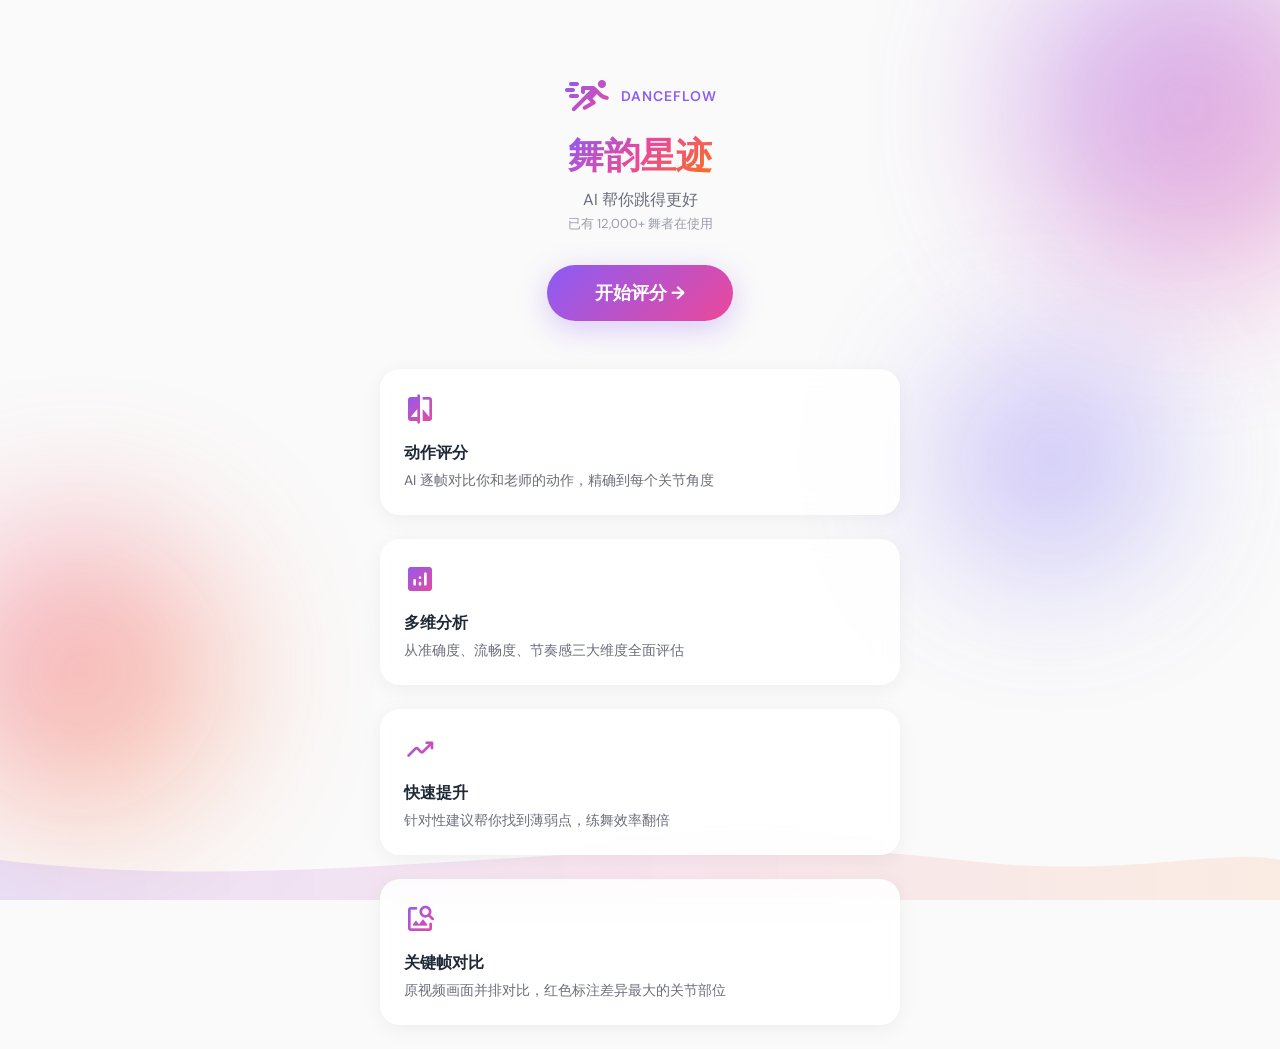
<file: index.html>
<!DOCTYPE html>
<html lang="zh-CN">
<head>
<meta charset="UTF-8">
<meta name="viewport" content="width=device-width, initial-scale=1.0">
<title>舞韵星迹 · DanceFlow</title>
<link rel="preconnect" href="https://fonts.googleapis.com">
<link href="https://fonts.googleapis.com/css2?family=DM+Sans:wght@400;500;700;800&display=swap" rel="stylesheet">
<link rel="stylesheet" href="https://fonts.googleapis.com/css2?family=Material+Symbols+Rounded:opsz,wght,FILL,GRAD@24,400,1,0" />
<link rel="stylesheet" href="css/style.css?v=8">
</head>
<body>
<!-- Shared SVG gradient defs -->
<svg width="0" height="0" style="position:absolute">
  <defs>
    <linearGradient id="grad-purple-pink" x1="0%" y1="0%" x2="100%" y2="100%">
      <stop offset="0%" stop-color="#8B5CF6"/>
      <stop offset="100%" stop-color="#EC4899"/>
    </linearGradient>
  </defs>
</svg>

<div class="bg-blobs">
  <div class="blob blob-1"></div>
  <div class="blob blob-2"></div>
  <div class="blob blob-3"></div>
</div>

<div class="container">
  <div class="logo-area" style="margin-top:48px;display:flex;align-items:center;gap:10px">
    <span class="material-symbols-rounded icon-gradient" style="font-size:48px">sprint</span>
    <span style="font-size:14px;font-weight:600;letter-spacing:1px;color:#8B5CF6;text-transform:uppercase">DanceFlow</span>
  </div>
  <h1 class="gradient-text" style="font-size:36px;font-weight:800;margin:12px 0 8px">舞韵星迹</h1>
  <p style="font-size:16px;color:#6B6E7B;margin-bottom:4px">AI 帮你跳得更好</p>
  <p style="font-size:13px;color:#9B9EAB;margin-bottom:32px">已有 12,000+ 舞者在使用</p>
  <a href="upload.html" class="cta">开始评分 →</a>

  <div style="display:grid;grid-template-columns:1fr;gap:24px;width:100%;margin-top:48px">
    <div class="card">
      <div style="margin-bottom:12px"><span class="material-symbols-rounded icon-gradient" style="font-size:32px">compare</span></div>
      <div style="font-size:16px;font-weight:700;margin-bottom:6px">动作评分</div>
      <div style="font-size:14px;color:#6B6E7B;line-height:1.5">AI 逐帧对比你和老师的动作，精确到每个关节角度</div>
    </div>
    <div class="card">
      <div style="margin-bottom:12px"><span class="material-symbols-rounded icon-gradient" style="font-size:32px">analytics</span></div>
      <div style="font-size:16px;font-weight:700;margin-bottom:6px">多维分析</div>
      <div style="font-size:14px;color:#6B6E7B;line-height:1.5">从准确度、流畅度、节奏感三大维度全面评估</div>
    </div>
    <div class="card">
      <div style="margin-bottom:12px"><span class="material-symbols-rounded icon-gradient" style="font-size:32px">trending_up</span></div>
      <div style="font-size:16px;font-weight:700;margin-bottom:6px">快速提升</div>
      <div style="font-size:14px;color:#6B6E7B;line-height:1.5">针对性建议帮你找到薄弱点，练舞效率翻倍</div>
    </div>
    <div class="card">
      <div style="margin-bottom:12px"><span class="material-symbols-rounded icon-gradient" style="font-size:32px">image_search</span></div>
      <div style="font-size:16px;font-weight:700;margin-bottom:6px">关键帧对比</div>
      <div style="font-size:14px;color:#6B6E7B;line-height:1.5">原视频画面并排对比，红色标注差异最大的关节部位</div>
    </div>
  </div>
</div>

<svg class="wave" viewBox="0 0 1440 120" preserveAspectRatio="none" style="height:80px">
  <defs><linearGradient id="wg" x1="0" y1="0" x2="1" y2="0"><stop offset="0%" stop-color="#8B5CF6" stop-opacity=".15"/><stop offset="50%" stop-color="#EC4899" stop-opacity=".12"/><stop offset="100%" stop-color="#F97316" stop-opacity=".1"/></linearGradient></defs>
  <path d="M0,60 C360,120 720,0 1080,60 C1260,90 1380,40 1440,60 L1440,120 L0,120Z" fill="url(#wg)"/>
</svg>
</body>
</html>
</file>
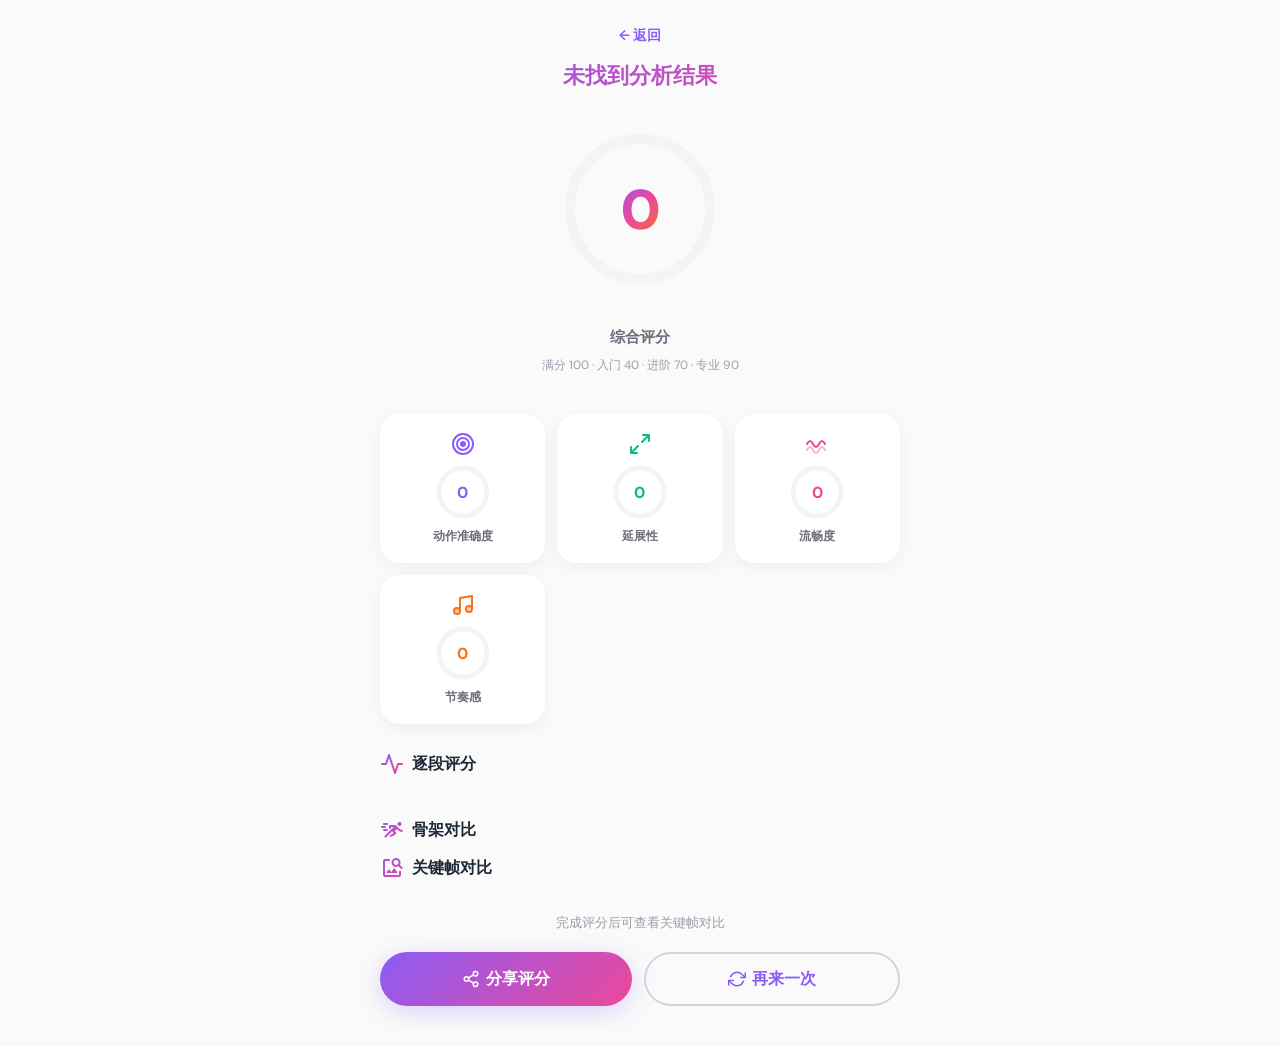
<file: result.html>
<!DOCTYPE html>
<html lang="zh-CN">
<head>
<meta charset="UTF-8">
<meta name="viewport" content="width=device-width, initial-scale=1.0">
<title>评分结果 · DanceFlow</title>
<link rel="preconnect" href="https://fonts.googleapis.com">
<link href="https://fonts.googleapis.com/css2?family=DM+Sans:wght@400;500;700;800&display=swap" rel="stylesheet">
<link rel="stylesheet" href="https://fonts.googleapis.com/css2?family=Material+Symbols+Rounded:opsz,wght,FILL,GRAD@24,400,1,0" />
<link rel="stylesheet" href="css/style.css?v=8">
</head>
<body>
<!-- Shared SVG defs -->
<svg width="0" height="0" style="position:absolute">
  <defs>
    <linearGradient id="grad-purple-pink" x1="0%" y1="0%" x2="100%" y2="100%">
      <stop offset="0%" stop-color="#8B5CF6"/>
      <stop offset="100%" stop-color="#EC4899"/>
    </linearGradient>
    <linearGradient id="rg" x1="0" y1="0" x2="1" y2="1">
      <stop offset="0%" stop-color="#8B5CF6"/>
      <stop offset="50%" stop-color="#EC4899"/>
      <stop offset="100%" stop-color="#F97316"/>
    </linearGradient>
  </defs>
</svg>

<div class="container" style="align-items:stretch;padding-bottom:40px">
  <div style="text-align:center;margin-bottom:28px">
    <a href="upload.html" style="display:inline-flex;align-items:center;gap:4px;font-size:14px;color:#8B5CF6;text-decoration:none;font-weight:600;margin-bottom:16px">← 返回</a>
    <h1 class="gradient-text-2" style="font-size:22px;font-weight:800">评分结果</h1>
  </div>

  <!-- Total Score -->
  <div class="score-section">
    <div class="ring-wrap">
      <svg viewBox="0 0 180 180" width="180" height="180">
        <circle cx="90" cy="90" r="70" class="ring-bg"/>
        <circle cx="90" cy="90" r="70" class="ring-fill" id="mainRing"/>
      </svg>
      <div class="score-num gradient-text" id="mainScore">0</div>
    </div>
    <div style="font-size:15px;color:#6B6E7B;font-weight:600">综合评分</div>
    <div style="font-size:12px;color:#9B9EAB;margin-top:2px">满分 100 · 入门 40 · 进阶 70 · 专业 90</div>
    <div class="score-badge" id="scoreBadge" style="display:none">
      <svg width="16" height="16" viewBox="0 0 24 24" fill="#fff" stroke="none"><polygon points="12,2 15,9 22,9 16.5,14 18.5,21 12,17 5.5,21 7.5,14 2,9 9,9"/></svg>
      <span id="badgeText"></span>
    </div>
  </div>

  <!-- 3 Dimensions -->
  <div class="dims">
    <div class="dim-card">
      <div style="margin:0 auto 8px;display:flex;align-items:center;justify-content:center">
        <svg class="icon-sm" viewBox="0 0 24 24" fill="none" stroke="#8B5CF6" stroke-width="2" stroke-linecap="round" stroke-linejoin="round">
          <circle cx="12" cy="12" r="10"/><circle cx="12" cy="12" r="6"/><circle cx="12" cy="12" r="2" fill="#8B5CF6"/>
        </svg>
      </div>
      <div class="dim-ring">
        <svg viewBox="0 0 56 56"><circle cx="28" cy="28" r="24" class="dim-bg"/><circle cx="28" cy="28" r="24" class="dim-fill" stroke="#8B5CF6" id="dimA" stroke-dashoffset="150" style="--off:150"/></svg>
        <div class="dim-val" style="color:#8B5CF6" id="dimAv">0</div>
      </div>
      <div class="dim-label">动作准确度</div>
    </div>
    <div class="dim-card">
      <div style="margin:0 auto 8px;display:flex;align-items:center;justify-content:center">
        <svg class="icon-sm" viewBox="0 0 24 24" fill="none" stroke="#10B981" stroke-width="2" stroke-linecap="round" stroke-linejoin="round">
          <path d="M15 3h6v6M9 21H3v-6M21 3l-7 7M3 21l7-7"/>
        </svg>
      </div>
      <div class="dim-ring">
        <svg viewBox="0 0 56 56"><circle cx="28" cy="28" r="24" class="dim-bg"/><circle cx="28" cy="28" r="24" class="dim-fill" stroke="#10B981" id="dimExt" stroke-dashoffset="150" style="--off:150"/></svg>
        <div class="dim-val" style="color:#10B981" id="dimExtv">0</div>
      </div>
      <div class="dim-label">延展性</div>
    </div>
    <div class="dim-card">
      <div style="margin:0 auto 8px;display:flex;align-items:center;justify-content:center">
        <svg class="icon-sm" viewBox="0 0 24 24" fill="none" stroke="#EC4899" stroke-width="2" stroke-linecap="round" stroke-linejoin="round">
          <path d="M2 12c2-4 4-4 6 0s4 4 6 0 4-4 6 0"/>
          <path d="M2 18c2-4 4-4 6 0s4 4 6 0 4-4 6 0" opacity=".4"/>
        </svg>
      </div>
      <div class="dim-ring">
        <svg viewBox="0 0 56 56"><circle cx="28" cy="28" r="24" class="dim-bg"/><circle cx="28" cy="28" r="24" class="dim-fill" stroke="#EC4899" id="dimB" stroke-dashoffset="150" style="--off:150"/></svg>
        <div class="dim-val" style="color:#EC4899" id="dimBv">0</div>
      </div>
      <div class="dim-label">流畅度</div>
    </div>
    <div class="dim-card">
      <div style="margin:0 auto 8px;display:flex;align-items:center;justify-content:center">
        <svg class="icon-sm" viewBox="0 0 24 24" fill="none" stroke="#F97316" stroke-width="2" stroke-linecap="round" stroke-linejoin="round">
          <path d="M9 18V5l12-2v13"/>
          <circle cx="6" cy="18" r="3" fill="#F97316" opacity=".3"/><circle cx="6" cy="18" r="3"/>
          <circle cx="18" cy="16" r="3" fill="#F97316" opacity=".3"/><circle cx="18" cy="16" r="3"/>
        </svg>
      </div>
      <div class="dim-ring">
        <svg viewBox="0 0 56 56"><circle cx="28" cy="28" r="24" class="dim-bg"/><circle cx="28" cy="28" r="24" class="dim-fill" stroke="#F97316" id="dimC" stroke-dashoffset="150" style="--off:150"/></svg>
        <div class="dim-val" style="color:#F97316" id="dimCv">0</div>
      </div>
      <div class="dim-label">节奏感</div>
    </div>
  </div>

  <!-- Audio Alignment Info -->
  <div id="audioAlignInfo" style="display:none;margin-bottom:16px;padding:12px 16px;border-radius:12px;background:rgba(139,92,246,0.08);font-size:13px;color:#6B6E7B">
    <div style="display:flex;align-items:center;gap:6px;margin-bottom:4px">
      <span class="material-symbols-rounded" style="font-size:18px;color:#8B5CF6">graphic_eq</span>
      <span style="font-weight:600;color:#8B5CF6" id="alignTitle">音频对齐</span>
    </div>
    <div id="alignDetail"></div>
  </div>

  <!-- Timeline -->
  <div class="section-title">
    <svg class="icon-sm" viewBox="0 0 24 24" fill="none" stroke="url(#grad-purple-pink)" stroke-width="2" stroke-linecap="round" stroke-linejoin="round">
      <polyline points="22,12 18,12 15,21 9,3 6,12 2,12"/>
    </svg>
    逐段评分
  </div>
  <div class="timeline" id="timeline"></div>

  <!-- Skeleton Comparison -->
  <div class="section-title">
    <span class="material-symbols-rounded icon-gradient" style="font-size:24px">sprint</span>
    骨架对比
  </div>
  <div id="skeletonArea" style="display:none">
    <canvas id="skeletonCanvas" width="400" height="500" style="width:100%;border-radius:12px;background:#0A0E1A"></canvas>
    <div style="display:flex;align-items:center;gap:12px;margin-top:12px">
      <span style="font-size:12px;color:#9B9EAB;white-space:nowrap" id="frameLabel">帧 1/100</span>
      <input type="range" id="frameSlider" min="0" max="0" value="0" style="flex:1;accent-color:#8B5CF6">
      <button id="playBtn" onclick="toggleSkeletonPlay()" style="background:linear-gradient(135deg,#8B5CF6,#EC4899);color:#fff;border:none;border-radius:50%;width:36px;height:36px;cursor:pointer;display:flex;align-items:center;justify-content:center;font-size:18px">
        <span class="material-symbols-rounded" style="font-size:20px" id="playIcon">play_arrow</span>
      </button>
    </div>
    <div style="display:flex;justify-content:center;gap:8px;margin-top:10px;flex-wrap:wrap" id="speedRow">
      <button class="speed-btn" data-speed="0.25" onclick="setPlaySpeed(0.25,this)" style="font-size:11px;padding:4px 10px;border-radius:16px;border:1px solid #E5E6ED;background:#fff;color:#6B6E7B;cursor:pointer;font-weight:600">0.25x</button>
      <button class="speed-btn" data-speed="0.5" onclick="setPlaySpeed(0.5,this)" style="font-size:11px;padding:4px 10px;border-radius:16px;border:1px solid #E5E6ED;background:#fff;color:#6B6E7B;cursor:pointer;font-weight:600">0.5x</button>
      <button class="speed-btn active" data-speed="1" onclick="setPlaySpeed(1,this)" style="font-size:11px;padding:4px 10px;border-radius:16px;border:1px solid transparent;background:linear-gradient(135deg,#8B5CF6,#EC4899);color:#fff;cursor:pointer;font-weight:600">1x</button>
    </div>
    <div style="display:flex;justify-content:center;gap:16px;margin-top:8px;font-size:12px">
      <span style="display:flex;align-items:center;gap:4px"><span style="display:inline-block;width:12px;height:3px;background:rgba(108,59,170,0.9);border-radius:2px"></span><span style="color:#9B9EAB">老师</span></span>
      <span style="display:flex;align-items:center;gap:4px"><span style="display:inline-block;width:12px;height:3px;background:rgba(58,190,255,0.9);border-radius:2px"></span><span style="color:#9B9EAB">你</span></span>
    </div>
  </div>

  <!-- Keyframe Comparison (inline, after skeleton) -->
  <div class="section-title">
    <span class="material-symbols-rounded icon-gradient" style="font-size:24px">image_search</span>
    关键帧对比
  </div>
  <div id="kfSection" style="width:100%;display:none">
    <!-- Summary: always visible -->
    <div id="kfSummary" style="background:linear-gradient(135deg,rgba(139,92,246,0.08),rgba(236,72,153,0.08));border-radius:16px;padding:16px 20px;margin-bottom:12px">
      <div style="font-size:14px;font-weight:700;margin-bottom:10px;display:flex;align-items:center;gap:8px">
        <span class="material-symbols-rounded icon-gradient" style="font-size:18px">target</span>
        重点改善部位
      </div>
      <div id="kfSummaryItems"></div>
    </div>
    <!-- Toggle button -->
    <button id="kfToggle" onclick="toggleKfDetail()" style="width:100%;display:flex;align-items:center;justify-content:center;gap:6px;padding:10px;border:1px solid #E5E6ED;border-radius:12px;background:#fff;color:#6B6E7B;font-size:13px;font-weight:600;cursor:pointer;margin-bottom:12px;transition:all 0.2s">
      <span class="material-symbols-rounded" style="font-size:18px" id="kfToggleIcon">expand_more</span>
      展开逐帧对比
    </button>
    <!-- Detail: collapsed by default -->
    <div id="kfDetail" style="display:none">
      <div style="display:flex;gap:8px;margin-bottom:12px;flex-wrap:wrap">
        <button class="kf-filter active" data-filter="all" onclick="setKfFilter('all',this)" style="font-size:12px;padding:5px 14px;border-radius:20px;border:1px solid #E5E6ED;background:linear-gradient(135deg,#8B5CF6,#EC4899);color:#fff;cursor:pointer;font-weight:500">全部</button>
        <button class="kf-filter" data-filter="worst" onclick="setKfFilter('worst',this)" style="font-size:12px;padding:5px 14px;border-radius:20px;border:1px solid #E5E6ED;background:#fff;color:#6B6E7B;cursor:pointer;font-weight:500">差异最大</button>
        <button class="kf-filter" data-filter="best" onclick="setKfFilter('best',this)" style="font-size:12px;padding:5px 14px;border-radius:20px;border:1px solid #E5E6ED;background:#fff;color:#6B6E7B;cursor:pointer;font-weight:500">表现最好</button>
      </div>
      <div id="kfFrames"></div>
    </div>
  </div>
  <div id="kfLoading" style="text-align:center;padding:20px;font-size:13px;color:#9B9EAB">
    <div style="width:32px;height:32px;border:3px solid rgba(139,92,246,0.15);border-top-color:#8B5CF6;border-radius:50%;animation:kfspin 0.8s linear infinite;margin:0 auto 8px"></div>
    正在提取关键帧...
  </div>
  <style>
    @keyframes kfspin{to{transform:rotate(360deg)}}
    .kf-pair{background:rgba(255,255,255,0.85);backdrop-filter:blur(12px);border-radius:14px;padding:10px;margin-bottom:14px;box-shadow:0 2px 10px rgba(0,0,0,0.04)}
    .kf-pair-header{display:flex;justify-content:space-between;align-items:center;margin-bottom:6px;font-size:12px;color:#6B6E7B}
    .kf-pair-header .kf-time{font-weight:600;color:#8B5CF6}
    .kf-pair-grid{display:grid;grid-template-columns:1fr 1fr;gap:6px;margin-bottom:6px}
    .kf-pair-grid canvas{width:100%;border-radius:8px;background:#0A0E1A;aspect-ratio:9/16}
    .kf-label{font-size:10px;color:#9B9EAB;text-align:center;margin-top:2px;font-weight:500}
    .kf-tags{display:flex;flex-wrap:wrap;gap:4px}
    .kf-tag{font-size:10px;padding:2px 8px;border-radius:16px;font-weight:600}
    .kf-tag.high{background:rgba(239,68,68,0.1);color:#EF4444}
    .kf-tag.medium{background:rgba(249,115,22,0.1);color:#F97316}
    .kf-tag.low{background:rgba(16,185,129,0.1);color:#10B981}
    .kf-summary-item{display:flex;align-items:center;gap:8px;font-size:12px;color:#374151;margin-bottom:6px}
    .kf-summary-bar-bg{flex:1;height:5px;background:rgba(0,0,0,0.06);border-radius:3px;overflow:hidden}
    .kf-summary-bar{height:100%;border-radius:3px;transition:width 0.8s ease}
  </style>

  <!-- Share Button + Popup Menu -->
  <div class="btns" style="position:relative">
    <button class="btn-primary" onclick="toggleShareMenu()" id="shareBtn" style="flex:1">
      <svg width="18" height="18" viewBox="0 0 24 24" fill="none" stroke="#fff" stroke-width="2" stroke-linecap="round" stroke-linejoin="round">
        <circle cx="18" cy="5" r="3"/><circle cx="6" cy="12" r="3"/><circle cx="18" cy="19" r="3"/>
        <line x1="8.59" y1="13.51" x2="15.42" y2="17.49"/><line x1="15.41" y1="6.51" x2="8.59" y2="10.49"/>
      </svg>
      分享评分
    </button>
    <!-- Share submenu -->
    <div id="shareMenu" style="display:none;position:absolute;bottom:calc(100% + 8px);left:0;right:0;background:#fff;border-radius:16px;box-shadow:0 4px 24px rgba(0,0,0,0.12);padding:8px;z-index:100">
      <button onclick="shareLink();toggleShareMenu()" style="width:100%;display:flex;align-items:center;gap:12px;padding:12px 16px;border:none;background:none;cursor:pointer;border-radius:12px;font-size:14px;font-weight:500;color:#374151;text-align:left" onmouseover="this.style.background='#F3F4F6'" onmouseout="this.style.background='none'">
        <span class="material-symbols-rounded" style="font-size:20px;color:#8B5CF6">link</span>
        复制链接
      </button>
      <button onclick="generateShareImage();toggleShareMenu()" style="width:100%;display:flex;align-items:center;gap:12px;padding:12px 16px;border:none;background:none;cursor:pointer;border-radius:12px;font-size:14px;font-weight:500;color:#374151;text-align:left" onmouseover="this.style.background='#F3F4F6'" onmouseout="this.style.background='none'">
        <span class="material-symbols-rounded" style="font-size:20px;color:#10B981">image</span>
        生成长图
      </button>
      <button onclick="shareToWechat();toggleShareMenu()" style="width:100%;display:flex;align-items:center;gap:12px;padding:12px 16px;border:none;background:none;cursor:pointer;border-radius:12px;font-size:14px;font-weight:500;color:#374151;text-align:left" onmouseover="this.style.background='#F3F4F6'" onmouseout="this.style.background='none'">
        <svg width="20" height="20" viewBox="0 0 24 24" fill="#07C160"><path d="M8.691 2.188C3.891 2.188 0 5.476 0 9.53c0 2.212 1.17 4.203 3.002 5.55a.59.59 0 01.213.665l-.39 1.48c-.019.07-.048.141-.048.213 0 .163.13.295.29.295a.326.326 0 00.167-.054l1.903-1.114a.864.864 0 01.717-.098 10.16 10.16 0 002.837.403c.276 0 .543-.027.811-.05-.857-2.578.157-4.972 1.932-6.446 1.703-1.415 3.882-1.98 5.853-1.838-.576-3.583-4.196-6.348-8.596-6.348zM5.785 5.991c.642 0 1.162.529 1.162 1.18a1.17 1.17 0 01-1.162 1.178A1.17 1.17 0 014.623 7.17c0-.651.52-1.18 1.162-1.18zm5.813 0c.642 0 1.162.529 1.162 1.18a1.17 1.17 0 01-1.162 1.178 1.17 1.17 0 01-1.162-1.178c0-.651.52-1.18 1.162-1.18zm3.232 4.434c-3.981 0-7.227 2.702-7.227 6.048 0 3.345 3.246 6.048 7.227 6.048.803 0 1.574-.12 2.3-.333a.71.71 0 01.588.082l1.558.912a.272.272 0 00.138.045c.132 0 .24-.108.24-.243 0-.06-.024-.118-.04-.175l-.32-1.216a.49.49 0 01.175-.547C21.443 18.566 22.543 16.932 22.543 16.473c0-3.346-3.246-6.048-7.713-6.048z"/></svg>
        分享到微信
      </button>
    </div>
    <a href="upload.html" class="btn-outline">
      <svg width="18" height="18" viewBox="0 0 24 24" fill="none" stroke="#8B5CF6" stroke-width="2" stroke-linecap="round" stroke-linejoin="round">
        <polyline points="23,4 23,10 17,10"/><polyline points="1,20 1,14 7,14"/>
        <path d="M3.51 9a9 9 0 0114.85-3.36L23 10M1 14l4.64 4.36A9 9 0 0020.49 15"/>
      </svg>
      再来一次
    </a>
  </div>
</div>

<script src="js/utils.js?v=8"></script>
<script src="js/visualizer.js?v=8"></script>
<script src="js/visualizer.js?v=8"></script>
<script>
// openDB is now in js/utils.js?v=8

function animateValue(el,target,duration){
  const start=performance.now();
  function tick(now){
    const p=Math.min((now-start)/duration,1);
    const ease=1-Math.pow(1-p,3);
    el.textContent=Math.round(ease*target);
    if(p<1)requestAnimationFrame(tick);
  }
  requestAnimationFrame(tick);
}

async function loadAndRender(){
  const db=await openDB();
  const tx=db.transaction('videos','readonly');
  const req=tx.objectStore('videos').get('result');
  req.onsuccess=()=>{
    const data=req.result;
    if(!data){document.querySelector('h1').textContent='未找到分析结果';return}
    _shareData=data;
    renderScores(data);
    // Show dance style
    if(data.danceStyle && data.danceStyle !== 'general'){
      const labels={ballet:'🩰 芭蕾/古典',hiphop:'🔥 街舞/Hip-hop',latin:'💃 拉丁/恰恰',jazz:'✨ 爵士/现代',kpop:'🎤 Kpop/编舞'};
      const badge=document.createElement('div');
      badge.style.cssText='text-align:center;margin-bottom:12px';
      badge.innerHTML='<span style="display:inline-block;padding:4px 14px;border-radius:20px;background:rgba(139,92,246,0.08);font-size:13px;font-weight:500;color:#8B5CF6">'+( labels[data.danceStyle]||'🎵 通用')+'</span>';
      document.querySelector('.score-section').before(badge);
    }
    renderAudioAlign(data);
    renderTimeline(data.segments);
    initSkeleton(data);
  };
}

function renderScores(data){
  // Main ring: circumference = 2*PI*70 ≈ 440
  const circumference=2*Math.PI*70;
  const mainRing=document.getElementById('mainRing');
  setTimeout(()=>{
    mainRing.style.strokeDashoffset=circumference*(1-data.total/100);
  },300);
  animateValue(document.getElementById('mainScore'),data.total,1500);

  // Badge
  const badge=document.getElementById('scoreBadge');
  const badgeText=document.getElementById('badgeText');
  // Simple percentile estimate
  let pct=Math.min(99,Math.max(10,Math.round(data.total*0.9+5)));
  badge.style.display='inline-flex';
  badgeText.textContent='超过 '+pct+'% 的舞者 🎉';

  // Dimension rings: circumference = 2*PI*24 ≈ 150
  const dimCirc=2*Math.PI*24;
  const dims=[
    ['dimA','dimAv',data.accuracy,'#8B5CF6'],
    ['dimExt','dimExtv',data.extension||0,'#10B981'],
    ['dimB','dimBv',data.fluency,'#EC4899'],
    ['dimC','dimCv',data.rhythm,'#F97316']
  ];
  dims.forEach(([ringId,valId,score])=>{
    const off=dimCirc*(1-score/100);
    const ring=document.getElementById(ringId);
    ring.style.strokeDashoffset='150';
    setTimeout(()=>{ring.style.strokeDashoffset=off;},300);
    animateValue(document.getElementById(valId),score,1800);
  });
}

function renderAudioAlign(data){
  const info=data.audioAlign;
  const el=document.getElementById('audioAlignInfo');
  if(!info){el.style.display='none';return;}
  el.style.display='block';
  const det=document.getElementById('alignDetail');
  if(info.used){
    const ratioTxt=info.tempoRatio!==1.0?`检测到音乐变速 ${info.tempoRatio}x，已自动对齐 · `:''; 
    det.innerHTML=`${ratioTxt}音乐匹配度 ${info.confidence}% · 有效对比 ${data.effectiveDuration||'?'}s（教师 ${data.teacherDuration||'?'}s，学生 ${data.studentDuration||'?'}s）`;
  }else{
    document.getElementById('alignTitle').textContent='动作对齐';
    det.textContent=info.fallbackReason||'已使用动作对齐模式';
    el.style.background='rgba(249,115,22,0.08)';
    document.getElementById('alignTitle').style.color='#F97316';
  }
}

function renderTimeline(segments){
  const tl=document.getElementById('timeline');
  if(!segments||!segments.length)return;
  segments.forEach((seg,i)=>{
    const wrapper=document.createElement('div');
    wrapper.style.cssText='margin-bottom:16px';
    const startSec=seg.startTime!=null?seg.startTime:i*8;
    const endSec=seg.endTime!=null?seg.endTime:(startSec+8);
    let color,textColor;
    if(seg.score>=80){color='linear-gradient(90deg,#10B981,#34D399)';textColor='#10B981'}
    else if(seg.score>=60){color='linear-gradient(90deg,#EAB308,#F97316)';textColor='#D97706'}
    else{color='linear-gradient(90deg,#F97316,#EF4444)';textColor='#EF4444'}
    // Bar row
    wrapper.innerHTML=`
      <div class="tl-row">
        <span class="tl-label">${startSec}-${endSec}s</span>
        <div class="tl-bar-bg"><div class="tl-bar" style="width:${seg.score}%;background:${color}"></div></div>
        <span class="tl-score" style="color:${textColor}">${seg.score}</span>
      </div>
      <div style="display:flex;gap:8px;margin:4px 0 0 66px;flex-wrap:wrap">
        ${seg.accuracy!=null?`<span class="seg-tag" style="color:#8B5CF6;border-color:#8B5CF6">准确 ${seg.accuracy}</span>`:''}
        ${seg.extension!=null?`<span class="seg-tag" style="color:#10B981;border-color:#10B981">延展 ${seg.extension}</span>`:''}
        ${seg.fluency!=null?`<span class="seg-tag" style="color:#EC4899;border-color:#EC4899">流畅 ${seg.fluency}</span>`:''}
        ${seg.rhythm!=null?`<span class="seg-tag" style="color:#F97316;border-color:#F97316">节奏 ${seg.rhythm}</span>`:''}
      </div>`;
    tl.appendChild(wrapper);
  });
}


// ─── Share Functions ────────────────────────────────────────────
let _shareData = null;

function toggleShareMenu() {
  const menu = document.getElementById('shareMenu');
  menu.style.display = menu.style.display === 'none' ? 'block' : 'none';
}
// Close menu on outside click
document.addEventListener('click', (e) => {
  const menu = document.getElementById('shareMenu');
  const btn = document.getElementById('shareBtn');
  if (menu && btn && !menu.contains(e.target) && !btn.contains(e.target)) {
    menu.style.display = 'none';
  }
});
 // cached result data for sharing

function shareLink() {
  if (!_shareData) { alert('评分数据未加载'); return; }
  // Encode key scores into URL params
  const params = new URLSearchParams({
    t: _shareData.total,
    a: _shareData.accuracy,
    x: _shareData.extension || 0,
    f: _shareData.fluency,
    r: _shareData.rhythm
  });
  const url = window.location.origin + '/result?' + params.toString();
  
  if (navigator.clipboard) {
    navigator.clipboard.writeText(url).then(() => {
      showToast('链接已复制到剪贴板 ✅');
    }).catch(() => {
      fallbackCopy(url);
    });
  } else {
    fallbackCopy(url);
  }
}

function fallbackCopy(text) {
  const ta = document.createElement('textarea');
  ta.value = text;
  ta.style.cssText = 'position:fixed;left:-9999px';
  document.body.appendChild(ta);
  ta.select();
  document.execCommand('copy');
  document.body.removeChild(ta);
  showToast('链接已复制到剪贴板 ✅');
}

function showToast(msg) {
  let toast = document.getElementById('toast');
  if (!toast) {
    toast = document.createElement('div');
    toast.id = 'toast';
    toast.style.cssText = 'position:fixed;bottom:80px;left:50%;transform:translateX(-50%);background:rgba(0,0,0,0.8);color:#fff;padding:12px 24px;border-radius:24px;font-size:14px;font-weight:600;z-index:999;transition:opacity 0.3s;white-space:nowrap';
    document.body.appendChild(toast);
  }
  toast.textContent = msg;
  toast.style.opacity = '1';
  setTimeout(() => { toast.style.opacity = '0'; }, 2500);
}

async function generateShareImage() {
  showToast('正在生成长图...');
  
  if (!window.html2canvas) {
    const script = document.createElement('script');
    script.src = 'https://cdn.jsdelivr.net/npm/html2canvas@1.4.1/dist/html2canvas.min.js';
    document.body.appendChild(script);
    await new Promise((res, rej) => { script.onload = res; script.onerror = rej; });
  }
  
  try {
    const container = document.querySelector('.container') || document.body;
    
    // === PRE-SCREENSHOT: replace SVG rings with CSS-only elements ===
    // html2canvas can't render SVG stroke-dashoffset, so we overlay plain HTML
    
    const d = _shareData;
    if (!d) { showToast('评分数据未加载'); return; }
    
    // 1. Replace main score ring with a CSS gradient circle
    const scoreSection = document.querySelector('.score-section');
    const origScoreHTML = scoreSection.innerHTML;
    const pct = d.total;
    scoreSection.innerHTML = `
      <div style="text-align:center;margin:0 auto;padding:16px 0">
        <span style="font-size:72px;font-weight:800;color:#8B5CF6;line-height:1">${pct}</span>
      </div>
      <div style="font-size:15px;color:#6B6E7B;font-weight:600;text-align:center;margin-top:8px">综合评分</div>
      <div style="font-size:12px;color:#9B9EAB;margin-top:2px;text-align:center">满分 100 · 入门 40 · 进阶 70 · 专业 90</div>
      <div style="display:inline-flex;align-items:center;gap:4px;background:linear-gradient(135deg,#8B5CF6,#EC4899);color:#fff;padding:6px 16px;border-radius:20px;font-size:13px;font-weight:600;margin-top:8px">
        ★ 超过 ${Math.min(99,Math.max(10,Math.round(pct*0.9+5)))}% 的舞者
      </div>`;
    
    // 2. Replace dimension rings with CSS circles
    const dimsContainer = document.querySelector('.dims');
    const origDimsHTML = dimsContainer.innerHTML;
    const dimData = [
      { label: '动作准确度', score: d.accuracy, color: '#8B5CF6',
        icon: '<svg width="20" height="20" viewBox="0 0 24 24" fill="none" stroke="#8B5CF6" stroke-width="2" stroke-linecap="round" stroke-linejoin="round"><circle cx="12" cy="12" r="10"/><circle cx="12" cy="12" r="6"/><circle cx="12" cy="12" r="2" fill="#8B5CF6"/></svg>' },
      { label: '延展性', score: d.extension || 0, color: '#10B981',
        icon: '<svg width="20" height="20" viewBox="0 0 24 24" fill="none" stroke="#10B981" stroke-width="2" stroke-linecap="round" stroke-linejoin="round"><path d="M15 3h6v6M9 21H3v-6M21 3l-7 7M3 21l7-7"/></svg>' },
      { label: '流畅度', score: d.fluency, color: '#EC4899',
        icon: '<svg width="20" height="20" viewBox="0 0 24 24" fill="none" stroke="#EC4899" stroke-width="2" stroke-linecap="round" stroke-linejoin="round"><path d="M2 12c2-4 4-4 6 0s4 4 6 0 4-4 6 0"/></svg>' },
      { label: '节奏感', score: d.rhythm, color: '#F97316',
        icon: '<svg width="20" height="20" viewBox="0 0 24 24" fill="none" stroke="#F97316" stroke-width="2" stroke-linecap="round" stroke-linejoin="round"><path d="M9 18V5l12-2v13"/><circle cx="6" cy="18" r="3"/><circle cx="18" cy="16" r="3"/></svg>' },
    ];
    dimsContainer.innerHTML = dimData.map(dd => {
      const deg = Math.round(dd.score / 100 * 360);
      return `<div style="text-align:center;flex:1">
        <div style="display:flex;justify-content:center;margin-bottom:2px">${dd.icon}</div>
        <div style="font-size:20px;font-weight:700;color:${dd.color}">${dd.score}</div>
        <div style="font-size:11px;color:#6B6E7B;margin-top:2px;font-weight:500">${dd.label}</div>
      </div>`;
    }).join('');
    
    // 4. Hide elements we don't want in the image
    const hideEls = [];
    // Hide buttons
    document.querySelectorAll('.btns').forEach(el => {
      hideEls.push({ el, orig: el.style.display });
      el.style.display = 'none';
    });
    // Hide back link
    container.querySelectorAll('a[href="upload.html"]').forEach(el => {
      hideEls.push({ el, orig: el.style.display });
      el.style.display = 'none';
    });
    // Hide skeleton section
    document.querySelectorAll('.section-title').forEach(el => {
      if (el.textContent.includes('骨架')) {
        hideEls.push({ el, orig: el.style.display });
        el.style.display = 'none';
        if (el.nextElementSibling) {
          hideEls.push({ el: el.nextElementSibling, orig: el.nextElementSibling.style.display });
          el.nextElementSibling.style.display = 'none';
        }
      }
    });
    document.querySelectorAll('.coming-soon-bar').forEach(el => {
      hideEls.push({ el, orig: el.style.display });
      el.style.display = 'none';
    });
    // Hide share menu if open
    const shareMenu = document.getElementById('shareMenu');
    if (shareMenu) {
      hideEls.push({ el: shareMenu, orig: shareMenu.style.display });
      shareMenu.style.display = 'none';
    }
    
    // 5. Add temporary watermark
    const watermark = document.createElement('div');
    watermark.style.cssText = 'text-align:center;padding:20px 0 28px;font-size:13px;color:#9B9EAB;font-weight:500';
    watermark.textContent = '舞韵星迹 · DanceFlow';
    container.appendChild(watermark);
    
    // === CAPTURE ===
    // Force browser repaint with double rAF + timeout
    await new Promise(r => requestAnimationFrame(() => requestAnimationFrame(() => setTimeout(r, 300))));
    
    const canvas = await html2canvas(container, {
      backgroundColor: '#F8F9FC',
      scale: 2,
      useCORS: true,
      logging: false
    });
    
    // === POST-SCREENSHOT: restore everything ===
    watermark.remove();
    hideEls.forEach(({ el, orig }) => { el.style.display = orig; });
    scoreSection.innerHTML = origScoreHTML;
    dimsContainer.innerHTML = origDimsHTML;
    // Re-trigger animations
    if (typeof renderScores === 'function' && _shareData) renderScores(_shareData);
    
    // === OUTPUT ===
    canvas.toBlob(async (blob) => {
      try {
        if (navigator.clipboard && navigator.clipboard.write) {
          await navigator.clipboard.write([new ClipboardItem({ 'image/png': blob })]);
          showToast('长图已复制到剪贴板 📋');
          return;
        }
      } catch(e) { console.log('Clipboard failed:', e); }
      const url = URL.createObjectURL(blob);
      const a = document.createElement('a'); a.href = url; a.download = 'danceflow-score.png'; a.click();
      showToast('长图已保存 📸');
      setTimeout(() => URL.revokeObjectURL(url), 5000);
    }, 'image/png');
    
  } catch(e) {
    console.error(e);
    showToast('生成失败，请截屏分享');
  }
}

async function downloadImage(url, blob) {
  // Try to copy image to clipboard first
  try {
    if (navigator.clipboard && navigator.clipboard.write) {
      const clipBlob = blob || await fetch(url).then(r => r.blob());
      await navigator.clipboard.write([
        new ClipboardItem({ 'image/png': clipBlob })
      ]);
      showToast('长图已复制到剪贴板 📋');
      return;
    }
  } catch(e) {
    console.log('Clipboard write failed, falling back to download', e);
  }
  // Fallback: download file
  const a = document.createElement('a');
  a.href = url;
  a.download = 'danceflow-score.png';
  a.click();
  showToast('长图已保存到相册 📸');
  setTimeout(() => URL.revokeObjectURL(url), 5000);
}

function shareToWechat() {
  if (!_shareData) { alert('评分数据未加载'); return; }
  
  // On mobile: try native share API
  if (navigator.share) {
    navigator.share({
      title: '舞韵星迹评分',
      text: `我在舞韵星迹获得了 ${_shareData.total} 分！准确度${_shareData.accuracy} 延展性${_shareData.extension||'-'} 流畅度${_shareData.fluency} 节奏感${_shareData.rhythm}`,
      url: window.location.href
    }).catch(() => {
      showToast('请长按生成的长图分享到微信');
      generateShareImage();
    });
    return;
  }
  
  // Desktop fallback: generate image and prompt user
  showToast('生成长图后保存，打开微信分享 💬');
  generateShareImage();
}


// ─── Skeleton Comparison ────────────────────────────────────────
let _skeletonPlaying = false;
let _skeletonAnimId = null;
let _teacherFrames = null;
let _studentFrames = null;
let _mappedIndices = null;
let _audioEl = null;
let _playSpeed = 1;

function initSkeleton(data) {
  if (!data.teacherFrames || !data.studentFrames) return;
  if (data.teacherFrames.length < 2 || data.studentFrames.length < 2) return;
  
  _teacherFrames = data.teacherFrames;
  _studentFrames = data.studentFrames;
  
  // Build frame mapping: use pre-computed alignedIndices from scoring
  if (data.alignedIndices && data.alignedIndices.length === _teacherFrames.length) {
    _mappedIndices = data.alignedIndices;
  } else {
    // Fallback for old results: simple timestamp matching
    _mappedIndices = _teacherFrames.map((tf) => {
      let best = 0, bestDist = Infinity;
      for (let j = 0; j < _studentFrames.length; j++) {
        const d = Math.abs(_studentFrames[j].ts - tf.ts);
        if (d < bestDist) { bestDist = d; best = j; }
      }
      return best;
    });
  }
  
  const area = document.getElementById('skeletonArea');
  const slider = document.getElementById('frameSlider');
  const canvas = document.getElementById('skeletonCanvas');
  
  area.style.display = 'block';
  slider.max = _teacherFrames.length - 1;
  slider.value = 0;
  
  // Responsive canvas size
  const containerWidth = canvas.parentElement.offsetWidth;
  canvas.width = containerWidth * 2; // retina
  canvas.height = Math.round(containerWidth * 1.25 * 2);
  canvas.style.height = Math.round(containerWidth * 1.25) + 'px';
  
  slider.addEventListener('input', () => {
    drawSkeletonFrame(parseInt(slider.value));
    if (_skeletonPlaying) {
      toggleSkeletonPlay(); // pause on manual scrub
    }
    // Seek audio to scrubbed position (will play on next play)
    const scrubIdx = parseInt(slider.value);
    if (_teacherFrames[scrubIdx]) {
      _audioPauseOffset = _teacherFrames[scrubIdx].ts;
    }
  });
  
  drawSkeletonFrame(0);

  // Load audio from teacher video for skeleton playback
  loadSkeletonAudio();
}

function drawSkeletonFrame(idx) {
  const canvas = document.getElementById('skeletonCanvas');
  const label = document.getElementById('frameLabel');
  
  if (!_teacherFrames || idx >= _teacherFrames.length) return;
  
  const tLms = _teacherFrames[idx].landmarks;
  const sIdx = _mappedIndices[idx];
  const sLms = _studentFrames[sIdx].landmarks;
  const ts = _teacherFrames[idx].ts;
  
  // Normalize both poses: center on hip midpoint, scale torso to match
  const normT = normalizePose(tLms);
  const normS = normalizePoseToRef(sLms, tLms);
  Visualizer.drawFrame(canvas, normT, normS);
  label.textContent = `${ts.toFixed(1)}s / ${_teacherFrames[_teacherFrames.length-1].ts.toFixed(1)}s`;
}

function toggleSkeletonPlay() {
  const icon = document.getElementById('playIcon');
  const slider = document.getElementById('frameSlider');
  
  if (_skeletonPlaying) {
    _skeletonPlaying = false;
    icon.textContent = 'play_arrow';
    if (_skeletonAnimId) cancelAnimationFrame(_skeletonAnimId);
    // Pause audio
    if (_audioEl) {
      _audioEl.pause();
    }
    return;
  }
  
  _skeletonPlaying = true;
  icon.textContent = 'pause';
  
  // Start audio synced to skeleton
  const currentIdx = parseInt(slider.value);
  const currentTs = _teacherFrames[currentIdx] ? _teacherFrames[currentIdx].ts : 0;
  playAudioFrom(currentTs);
  if (_audioEl) _audioEl.playbackRate = _playSpeed;
  
  let lastTime = 0;
  const fps = 10 * _playSpeed;
  const interval = 1000 / fps;
  
  function animate(time) {
    if (!_skeletonPlaying) return;
    if (time - lastTime >= interval) {
      lastTime = time;
      let idx = parseInt(slider.value) + 1;
      if (idx >= _teacherFrames.length) {
        idx = 0;
        // Restart audio from beginning on loop
        playAudioFrom(0);
      }
      slider.value = idx;
      drawSkeletonFrame(idx);
    }
    _skeletonAnimId = requestAnimationFrame(animate);
  }
  _skeletonAnimId = requestAnimationFrame(animate);
}

async function loadSkeletonAudio() {
  try {
    const db = await openDB();
    const teacherBlob = await new Promise((res, rej) => {
      const tx = db.transaction('videos', 'readonly');
      const req = tx.objectStore('videos').get('teacher');
      req.onsuccess = () => res(req.result); req.onerror = rej;
    });
    if (!teacherBlob) return;
    _audioEl = document.createElement('audio');
    _audioEl.src = URL.createObjectURL(teacherBlob);
    _audioEl.preload = 'auto';
    // preservesPitch is well-supported on <audio> elements
    _audioEl.preservesPitch = true;
    if ('mozPreservesPitch' in _audioEl) _audioEl.mozPreservesPitch = true;
    if ('webkitPreservesPitch' in _audioEl) _audioEl.webkitPreservesPitch = true;
  } catch(e) {
    console.warn('Skeleton audio load failed:', e);
  }
}

function playAudioFrom(timeSeconds) {
  if (!_audioEl) return;
  _audioEl.currentTime = timeSeconds;
  _audioEl.playbackRate = _playSpeed;
  _audioEl.play().catch(() => {});
}

function setPlaySpeed(speed, btn) {
  _playSpeed = speed;
  // Update button styles
  document.querySelectorAll('.speed-btn').forEach(b => {
    b.style.background = '#fff'; b.style.color = '#6B6E7B'; b.style.borderColor = '#E5E6ED';
  });
  btn.style.background = 'linear-gradient(135deg,#8B5CF6,#EC4899)';
  btn.style.color = '#fff'; btn.style.borderColor = 'transparent';
  // If currently playing, restart with new speed
  if (_skeletonPlaying) {
    // Get current position
    const slider = document.getElementById('frameSlider');
    const currentIdx = parseInt(slider.value);
    const currentTs = _teacherFrames[currentIdx] ? _teacherFrames[currentIdx].ts : 0;
    // Restart audio at new speed
    if (_audioEl) { _audioEl.pause(); }
    playAudioFrom(currentTs);
    // Restart animation loop with new fps
    if (_skeletonAnimId) cancelAnimationFrame(_skeletonAnimId);
    _skeletonPlaying = false;
    toggleSkeletonPlay();
  }
}


// ─── Pose Normalization ─────────────────────────────────────────
function _hipMid(lms) {
  const lh = lms[23], rh = lms[24];
  if (!lh || !rh) return { x: 0.5, y: 0.5 };
  return { x: (lh.x + rh.x) / 2, y: (lh.y + rh.y) / 2 };
}
function _torsoHeight(lms) {
  // Distance from hip midpoint to shoulder midpoint
  const hm = _hipMid(lms);
  const ls = lms[11], rs = lms[12];
  if (!ls || !rs) return 0.3;
  const sm = { x: (ls.x + rs.x) / 2, y: (ls.y + rs.y) / 2 };
  return Math.sqrt((hm.x - sm.x) ** 2 + (hm.y - sm.y) ** 2) || 0.3;
}
function normalizePose(lms) {
  // Center on hip midpoint at (0.5, 0.55), scale torso to 0.25
  const hm = _hipMid(lms);
  const th = _torsoHeight(lms);
  const scale = 0.25 / th;
  const cx = 0.5, cy = 0.55;
  return lms.map(l => ({
    x: (l.x - hm.x) * scale + cx,
    y: (l.y - hm.y) * scale + cy,
    z: l.z || 0,
    visibility: l.visibility || 0
  }));
}
function normalizePoseToRef(lms, refLms) {
  // Normalize student pose using teacher's hip center as anchor
  const hm = _hipMid(lms);
  const th = _torsoHeight(lms);
  const refTh = _torsoHeight(refLms);
  const scale = 0.25 / th; // same target torso size
  const cx = 0.5, cy = 0.55;
  return lms.map(l => ({
    x: (l.x - hm.x) * scale + cx,
    y: (l.y - hm.y) * scale + cy,
    z: l.z || 0,
    visibility: l.visibility || 0
  }));
}

loadAndRender();

// ─── Keyframe Comparison (inline) ────────────────────────────────
const KF_LANDMARK_NAMES={0:'鼻子',11:'左肩',12:'右肩',13:'左肘',14:'右肘',15:'左手腕',16:'右手腕',23:'左髀',24:'右髀',25:'左膝',26:'右膝',27:'左脚踝',28:'右脚踝'};
const KF_JOINTS=Object.keys(KF_LANDMARK_NAMES).map(Number);
let _kfAllPairs=[];
let _kfFilter='all';
let _kfDetailOpen=false;

function toggleKfDetail(){
  _kfDetailOpen=!_kfDetailOpen;
  document.getElementById('kfDetail').style.display=_kfDetailOpen?'block':'none';
  document.getElementById('kfToggleIcon').textContent=_kfDetailOpen?'expand_less':'expand_more';
  document.getElementById('kfToggle').innerHTML=`<span class="material-symbols-rounded" style="font-size:18px" id="kfToggleIcon">${_kfDetailOpen?'expand_less':'expand_more'}</span>${_kfDetailOpen?'收起逐帧对比':'展开逐帧对比'}`;
  if(_kfDetailOpen&&_kfAllPairs.length)renderKfFrames(_kfAllPairs);
}

function setKfFilter(f,btn){
  _kfFilter=f;
  document.querySelectorAll('.kf-filter').forEach(b=>{
    b.style.background='#fff';b.style.color='#6B6E7B';
  });
  btn.style.background='linear-gradient(135deg,#8B5CF6,#EC4899)';btn.style.color='#fff';
  renderKfFrames(_kfAllPairs);
}

function kfJointDiffs(tLms,sLms){
  const diffs=[];
  for(const ji of KF_JOINTS){
    const t=tLms[ji],s=sLms[ji];
    if(!t||!s)continue;
    if((t.visibility||0)<0.5||(s.visibility||0)<0.5)continue;
    const dist=Math.sqrt((t.x-s.x)**2+(t.y-s.y)**2);
    diffs.push({joint:ji,name:KF_LANDMARK_NAMES[ji],dist});
  }
  diffs.sort((a,b)=>b.dist-a.dist);
  return diffs;
}

async function extractFrame(blob,ts){
  const url=URL.createObjectURL(blob);
  const v=document.createElement('video');
  v.muted=true;v.playsInline=true;v.src=url;
  await new Promise((r,j)=>{v.onloadeddata=r;v.onerror=j;v.load()});
  v.currentTime=ts;
  await new Promise(r=>{v.onseeked=r});
  const c=document.createElement('canvas');
  c.width=v.videoWidth;c.height=v.videoHeight;
  c.getContext('2d').drawImage(v,0,0);
  URL.revokeObjectURL(url);
  return c;
}

function drawKfCanvas(canvas,srcCanvas,landmarks,diffMarkers,isTeacher){
  const ctx=canvas.getContext('2d');
  const w=canvas.width,h=canvas.height;
  ctx.drawImage(srcCanvas,0,0,srcCanvas.width,srcCanvas.height,0,0,w,h);
  ctx.fillStyle='rgba(0,0,0,0.12)';ctx.fillRect(0,0,w,h);
  if(!landmarks)return;
  const CONNS=Visualizer.CONNECTIONS;
  const color=isTeacher?'rgba(108,59,170,0.7)':'rgba(58,190,255,0.7)';
  ctx.strokeStyle=color;ctx.lineWidth=2;
  for(const[a,b]of CONNS){
    if(a>=landmarks.length||b>=landmarks.length)continue;
    const la=landmarks[a],lb=landmarks[b];
    if((la.visibility||0)<0.3||(lb.visibility||0)<0.3)continue;
    ctx.beginPath();ctx.moveTo(la.x*w,la.y*h);ctx.lineTo(lb.x*w,lb.y*h);ctx.stroke();
  }
  ctx.fillStyle=isTeacher?'rgba(180,130,255,1)':'rgba(100,210,255,1)';
  for(const l of landmarks){if((l.visibility||0)<0.3)continue;ctx.beginPath();ctx.arc(l.x*w,l.y*h,3,0,Math.PI*2);ctx.fill();}
  if(!isTeacher&&diffMarkers){
    for(const m of diffMarkers.slice(0,5)){
      const s=landmarks[m.joint];if(!s||(s.visibility||0)<0.3)continue;
      ctx.strokeStyle='#EF4444';ctx.lineWidth=2;
      ctx.beginPath();ctx.arc(s.x*w,s.y*h,8,0,Math.PI*2);ctx.stroke();
      ctx.font='bold 9px sans-serif';ctx.fillStyle='#EF4444';
      ctx.fillText(m.name,s.x*w+10,s.y*h-5);
    }
  }
}

function buildKfSummary(pairs){
  const freq={};
  for(const p of pairs)for(const d of p.diffs.slice(0,5))freq[d.name]=(freq[d.name]||0)+1;
  const sorted=Object.entries(freq).sort((a,b)=>b[1]-a[1]);
  if(!sorted.length)return;
  const el=document.getElementById('kfSummaryItems');
  el.innerHTML=sorted.slice(0,6).map(([name,count])=>{
    const pct=Math.round(count/pairs.length*100);
    const color=pct>=60?'#EF4444':pct>=30?'#F97316':'#10B981';
    return `<div class="kf-summary-item"><span style="min-width:50px;font-weight:600">${name}</span><div class="kf-summary-bar-bg"><div class="kf-summary-bar" style="width:${pct}%;background:${color}"></div></div><span style="min-width:36px;text-align:right;color:${color};font-weight:600">${pct}%</span></div>`;
  }).join('');
}

function renderKfFrames(pairs){
  const container=document.getElementById('kfFrames');
  container.innerHTML='';
  let filtered=pairs;
  if(_kfFilter==='worst')filtered=[...pairs].sort((a,b)=>b.totalDiff-a.totalDiff).slice(0,6);
  else if(_kfFilter==='best')filtered=[...pairs].sort((a,b)=>a.totalDiff-b.totalDiff).slice(0,6);
  for(let i=0;i<filtered.length;i++){
    const p=filtered[i];
    const lvl=p.totalDiff>0.5?'high':p.totalDiff>0.25?'medium':'low';
    const lbl=lvl==='high'?'差异较大':lvl==='medium'?'有差异':'较接近';
    const el=document.createElement('div');el.className='kf-pair';
    el.innerHTML=`<div class="kf-pair-header"><span class="kf-time">${p.ts.toFixed(1)}s</span><span class="kf-tag ${lvl}">${lbl}</span></div><div class="kf-pair-grid"><div><canvas id="kftc${i}" width="360" height="640"></canvas><div class="kf-label">老师</div></div><div><canvas id="kfsc${i}" width="360" height="640"></canvas><div class="kf-label">你</div></div></div><div class="kf-tags" id="kftags${i}"></div>`;
    container.appendChild(el);
    requestAnimationFrame(()=>{
      drawKfCanvas(document.getElementById('kftc'+i),p.tCanvas,p.tLms,null,true);
      drawKfCanvas(document.getElementById('kfsc'+i),p.sCanvas,p.sLms,p.diffs,false);
      document.getElementById('kftags'+i).innerHTML=p.diffs.slice(0,4).map(d=>{const l=d.dist>0.08?'high':d.dist>0.04?'medium':'low';return `<span class="kf-tag ${l}">${d.name}</span>`;}).join('');
    });
  }
}

async function initKeyframeComparison(){
  const loadEl=document.getElementById('kfLoading');
  const sectionEl=document.getElementById('kfSection');
  try{
    const db=await openDB();
    const [tBlob,sBlob,res]=await Promise.all(['teacher','student','result'].map(k=>new Promise((r,j)=>{const tx=db.transaction('videos','readonly');const rq=tx.objectStore('videos').get(k);rq.onsuccess=()=>r(rq.result);rq.onerror=j;})));
    if(!tBlob||!sBlob||!res||!res.teacherFrames||!res.studentFrames||res.teacherFrames.length<3){
      loadEl.innerHTML='<div style="font-size:13px;color:#9B9EAB">完成评分后可查看关键帧对比</div>';return;
    }
    const tFrames=res.teacherFrames,sFrames=res.studentFrames;
    // Map frames using pre-computed alignedIndices from scoring
    const aIdx=res.alignedIndices;
    const mapped=tFrames.map((tf,i)=>{
      let sIdx;
      if(aIdx&&aIdx.length===tFrames.length){
        sIdx=aIdx[i];
      } else {
        // Fallback: simple timestamp matching
        sIdx=0;let bd=Infinity;
        for(let j=0;j<sFrames.length;j++){const d=Math.abs(sFrames[j].ts-tf.ts);if(d<bd){bd=d;sIdx=j;}}
      }
      return{tIdx:i,sIdx,ts:tf.ts};
    });
    // Compute diffs
    const withDiffs=mapped.map(p=>{
      const tLms={},sLms={};
      for(const ji of KF_JOINTS){tLms[ji]=tFrames[p.tIdx].landmarks[ji];sLms[ji]=sFrames[p.sIdx].landmarks[ji];}
      const diffs=kfJointDiffs(tLms,sLms);
      return{...p,diffs,totalDiff:diffs.reduce((s,d)=>s+d.dist,0)};
    });
    // Select keyframes: top 60% by diff + 40% evenly
    withDiffs.sort((a,b)=>b.totalDiff-a.totalDiff);
    const n=Math.min(12,withDiffs.length);
    const topN=Math.ceil(n*0.6),evenN=n-topN;
    const sel=new Set();
    for(let i=0;i<Math.min(topN,withDiffs.length);i++)sel.add(withDiffs[i].tIdx);
    const step=Math.floor(tFrames.length/(evenN+1));
    for(let i=1;i<=evenN;i++){const idx=i*step;if(idx<tFrames.length)sel.add(idx);}
    const indices=[...sel].sort((a,b)=>a-b);
    // Extract video frames
    const pairs=[];
    for(let k=0;k<indices.length;k++){
      const tIdx=indices[k];
      const info=withDiffs.find(w=>w.tIdx===tIdx)||{tIdx,sIdx:tIdx,ts:tFrames[tIdx].ts,diffs:[],totalDiff:0};
      const [tc,sc]=await Promise.all([extractFrame(tBlob,tFrames[tIdx].ts),extractFrame(sBlob,sFrames[info.sIdx].ts)]);
      pairs.push({ts:info.ts,tCanvas:tc,sCanvas:sc,tLms:tFrames[tIdx].landmarks,sLms:sFrames[info.sIdx].landmarks,diffs:info.diffs,totalDiff:info.totalDiff});
    }
    _kfAllPairs=pairs;
    buildKfSummary(pairs);
    loadEl.style.display='none';
    sectionEl.style.display='block';
  }catch(e){
    console.error('KF error:',e);
    loadEl.innerHTML='<div style="font-size:13px;color:#9B9EAB">关键帧对比加载失败</div>';
  }
}

// Start keyframe analysis after main render
setTimeout(initKeyframeComparison,500);
</script>
</body>
</html>
</file>
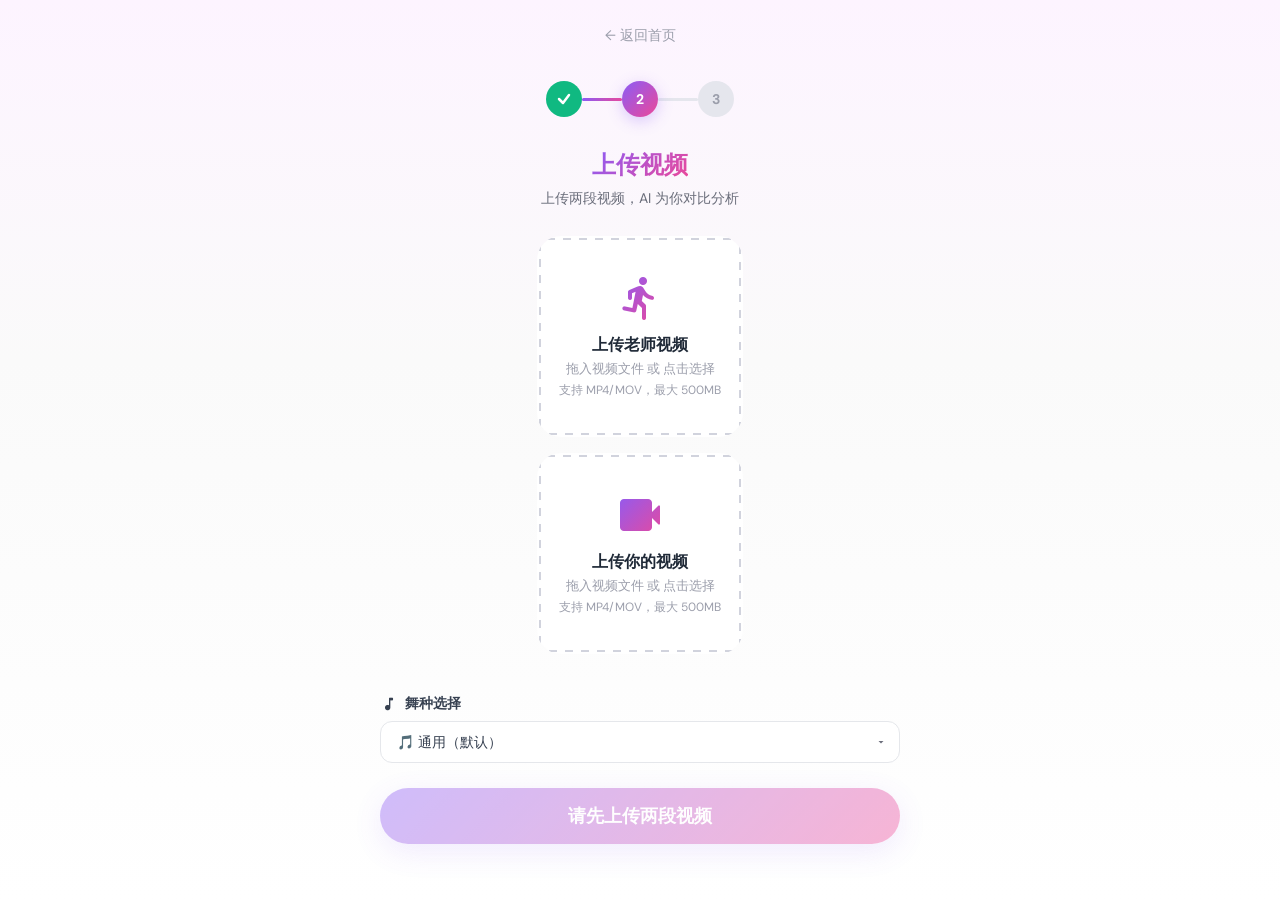
<file: upload.html>
<!DOCTYPE html>
<html lang="zh-CN">
<head>
<meta charset="UTF-8">
<meta name="viewport" content="width=device-width, initial-scale=1.0">
<title>上传视频 · DanceFlow</title>
<link rel="preconnect" href="https://fonts.googleapis.com">
<link href="https://fonts.googleapis.com/css2?family=DM+Sans:wght@400;500;700;800&display=swap" rel="stylesheet">
<link rel="stylesheet" href="https://fonts.googleapis.com/css2?family=Material+Symbols+Rounded:opsz,wght,FILL,GRAD@24,400,1,0" />
<link rel="stylesheet" href="css/style.css?v=8">
</head>
<body style="background:linear-gradient(180deg,#FDF4FF 0%,#FAFAFA 40%,#FFF 100%)">

<div class="container">
  <div style="margin-bottom:12px"><a href="index.html" style="color:#9B9EAB;text-decoration:none;font-size:14px">← 返回首页</a></div>
  <div class="steps-bar">
    <div class="step-dot done">
      <svg width="16" height="16" viewBox="0 0 16 16" fill="none" stroke="#fff" stroke-width="2.5" stroke-linecap="round" stroke-linejoin="round"><polyline points="3,8 7,12 13,4"/></svg>
    </div>
    <div class="step-line active"></div>
    <div class="step-dot active">2</div>
    <div class="step-line"></div>
    <div class="step-dot">3</div>
  </div>

  <h1 class="gradient-text-2" style="font-size:24px;font-weight:800;text-align:center;margin-bottom:8px">上传视频</h1>
  <p style="text-align:center;color:#6B6E7B;font-size:14px;margin-bottom:28px">上传两段视频，AI 为你对比分析</p>

  <label class="upload-card" id="teacherZone">
    <span style="margin-bottom:12px;display:flex;align-items:center;justify-content:center">
      <span class="material-symbols-rounded icon-gradient" style="font-size:48px">directions_run</span>
    </span>
    <div style="font-size:16px;font-weight:700;margin-bottom:4px">上传老师视频</div>
    <div style="font-size:13px;color:#9B9EAB">拖入视频文件 或 点击选择</div>
    <div style="font-size:12px;color:#9B9EAB;margin-top:4px">支持 MP4/MOV，最大 500MB</div>
    <input type="file" id="teacherInput" accept="video/*">
    <div class="preview" id="prev1">
      <div class="preview-thumb" id="thumb1"></div>
      <span class="preview-name" id="name1"></span>
      <button class="preview-remove" onclick="removeFile(event,1)">✕</button>
    </div>
  </label>

  <label class="upload-card" id="studentZone">
    <span style="margin-bottom:12px;display:flex;align-items:center;justify-content:center">
      <span class="material-symbols-rounded icon-gradient" style="font-size:48px">videocam</span>
    </span>
    <div style="font-size:16px;font-weight:700;margin-bottom:4px">上传你的视频</div>
    <div style="font-size:13px;color:#9B9EAB">拖入视频文件 或 点击选择</div>
    <div style="font-size:12px;color:#9B9EAB;margin-top:4px">支持 MP4/MOV，最大 500MB</div>
    <input type="file" id="studentInput" accept="video/*">
    <div class="preview" id="prev2">
      <div class="preview-thumb" id="thumb2"></div>
      <span class="preview-name" id="name2"></span>
      <button class="preview-remove" onclick="removeFile(event,2)">✕</button>
    </div>
  </label>

  <!-- Dance Style Selector -->
  <div style="margin-top:24px;width:100%">
    <label style="font-size:14px;font-weight:600;color:#374151;display:block;margin-bottom:8px">
      <span class="material-symbols-rounded" style="font-size:18px;vertical-align:middle;margin-right:4px">music_note</span>
      舞种选择
    </label>
    <select id="danceStyle" style="width:100%;padding:12px 16px;border-radius:12px;border:1.5px solid #E5E7EB;background:#fff;font-size:14px;color:#374151;appearance:none;background-image:url('data:image/svg+xml,<svg xmlns=%22http://www.w3.org/2000/svg%22 width=%2212%22 height=%2212%22 viewBox=%220 0 24 24%22 fill=%22%236B6E7B%22><path d=%22M7 10l5 5 5-5z%22/></svg>');background-repeat:no-repeat;background-position:right 12px center;cursor:pointer">
      <option value="general">🎵 通用（默认）</option>
      <option value="ballet">🩰 芭蕾 / 古典舞</option>
      <option value="hiphop">🔥 街舞 / Hip-hop</option>
      <option value="latin">💃 拉丁 / 恰恰</option>
      <option value="jazz">✨ 爵士 / 现代舞</option>
      <option value="kpop">🎤 Kpop / 编舞</option>
    </select>
  </div>

  <div style="margin-top:auto;padding:20px 0;width:100%">
    <button class="cta full-width disabled" id="startBtn">请先上传两段视频</button>
    <p id="statusMsg" style="font-size:13px;color:#9B9EAB;margin-top:12px;text-align:center"></p>
  </div>
</div>

<script src="js/utils.js?v=8"></script>
<script>
let teacherFile=null,studentFile=null;
const btn=document.getElementById('startBtn');
const status=document.getElementById('statusMsg');

function setupZone(zoneId,inputId,n,setter){
  const zone=document.getElementById(zoneId);
  const input=document.getElementById(inputId);

  input.addEventListener('change',e=>{
    if(e.target.files[0])handleUpload(e.target.files[0],zone,n,setter);
  });
  zone.addEventListener('dragover',e=>{e.preventDefault()});
  zone.addEventListener('drop',e=>{
    e.preventDefault();
    if(e.dataTransfer.files[0])handleUpload(e.dataTransfer.files[0],zone,n,setter);
  });
}

function handleUpload(file,zone,n,setter){
  if(!file.type.startsWith('video/')){status.textContent='请上传视频文件';return}
  if(file.size>500*1024*1024){status.textContent='文件超过 500MB 限制，请压缩后重试';return}
  setter(file);
  zone.classList.add('has-file');
  document.getElementById('name'+n).textContent=file.name+' ('+( file.size/1048576).toFixed(1)+'MB)';
  document.getElementById('prev'+n).classList.add('show');
  checkReady();
}

function removeFile(e,n){
  e.preventDefault();e.stopPropagation();
  if(n===1){teacherFile=null;document.getElementById('teacherInput').value=''}
  else{studentFile=null;document.getElementById('studentInput').value=''}
  const zone=n===1?document.getElementById('teacherZone'):document.getElementById('studentZone');
  zone.classList.remove('has-file');
  document.getElementById('prev'+n).classList.remove('show');
  checkReady();
}

function checkReady(){
  if(teacherFile&&studentFile){btn.classList.remove('disabled');btn.textContent='开始对比分析 →'}
  else{btn.classList.add('disabled');btn.textContent='请先上传两段视频'}
}

setupZone('teacherZone','teacherInput',1,f=>teacherFile=f);
setupZone('studentZone','studentInput',2,f=>studentFile=f);

btn.addEventListener('click',()=>{
  if(!teacherFile||!studentFile)return;
  storeAndNavigate();
});

async function storeAndNavigate(){
  status.textContent='准备中...';
  const db=await openDB();
  const tx=db.transaction('videos','readwrite');
  const store=tx.objectStore('videos');
  store.put(teacherFile,'teacher');
  store.put(studentFile,'student');
  store.put(document.getElementById('danceStyle').value,'danceStyle');
  tx.oncomplete=()=>window.location.href='analyze.html';
}

// openDB is now in js/utils.js?v=8
</script>
</body>
</html>
</file>
<file: css/style.css>
/* ===== DanceFlow v2.6 Global Styles ===== */
*{margin:0;padding:0;box-sizing:border-box}

/* Icon gradient utility */
.icon-gradient{background:linear-gradient(135deg,#8B5CF6,#EC4899);-webkit-background-clip:text;-webkit-text-fill-color:transparent;background-clip:text}
.material-symbols-rounded.icon-gradient{font-variation-settings:'FILL' 1,'wght' 400,'GRAD' 0,'opsz' 24}

/* Icon sizes */
.icon-sm{width:24px;height:24px}
.icon-md{width:32px;height:32px}
.icon-lg{width:48px;height:48px}
.icon-xl{width:64px;height:64px}

html,body{
  min-height:100%;
  font-family:'DM Sans',-apple-system,'PingFang SC','Noto Sans SC',sans-serif;
  background:#FAFAFA;
  color:#1F2937;
  overflow-x:hidden;
}

/* Fluid gradient blobs */
.bg-blobs{position:fixed;top:0;left:0;width:100%;height:100%;z-index:0;overflow:hidden;pointer-events:none}
.blob{position:absolute;border-radius:50%;filter:blur(80px);opacity:.45;animation:float 8s ease-in-out infinite}
.blob-1{width:340px;height:340px;background:linear-gradient(135deg,#8B5CF6,#EC4899);top:-60px;right:-80px;animation-delay:0s}
.blob-2{width:280px;height:280px;background:linear-gradient(135deg,#EC4899,#F97316);bottom:10%;left:-60px;animation-delay:2s}
.blob-3{width:200px;height:200px;background:linear-gradient(135deg,#8B5CF6,#6366F1);top:40%;right:10%;animation-delay:4s}
@keyframes float{0%,100%{transform:translate(0,0) scale(1)}50%{transform:translate(20px,-30px) scale(1.08)}}

/* Layout */
.container{position:relative;z-index:1;max-width:480px;margin:0 auto;padding:24px 20px;min-height:100vh;display:flex;flex-direction:column;align-items:center}

/* Gradient title */
.gradient-text{background:linear-gradient(135deg,#8B5CF6,#EC4899,#F97316);-webkit-background-clip:text;-webkit-text-fill-color:transparent;background-clip:text}
.gradient-text-2{background:linear-gradient(135deg,#8B5CF6,#EC4899);-webkit-background-clip:text;-webkit-text-fill-color:transparent;background-clip:text}

/* CTA button */
.cta{display:inline-flex;align-items:center;gap:8px;padding:16px 48px;border-radius:60px;background:linear-gradient(135deg,#8B5CF6,#EC4899);color:#fff;font-size:18px;font-weight:700;border:none;cursor:pointer;box-shadow:0 8px 30px rgba(139,92,246,.3);transition:transform .2s cubic-bezier(0.16,1,0.3,1),box-shadow .2s;text-decoration:none}
.cta:hover{transform:scale(1.06);box-shadow:0 12px 40px rgba(139,92,246,.4)}
.cta:active{transform:scale(.97)}
.cta.disabled{opacity:.4;pointer-events:none;transform:none}
.cta.full-width{display:block;width:100%;text-align:center}

/* Cards */
.card{background:rgba(255,255,255,.85);backdrop-filter:blur(12px);border-radius:20px;padding:24px;box-shadow:0 4px 20px rgba(0,0,0,.05);transition:transform .2s cubic-bezier(0.16,1,0.3,1)}
.card:hover{transform:translateY(-4px)}

/* Steps indicator */
.steps-bar{display:flex;align-items:center;justify-content:center;gap:0;margin:24px 0 32px}
.step-dot{width:36px;height:36px;border-radius:50%;display:flex;align-items:center;justify-content:center;font-weight:700;font-size:14px;background:#E5E6ED;color:#9B9EAB;transition:all .3s;position:relative}
.step-dot.active{background:linear-gradient(135deg,#8B5CF6,#EC4899);color:#fff;box-shadow:0 4px 15px rgba(139,92,246,.3)}
.step-dot.done{background:#10B981;color:#fff}
.step-line{width:40px;height:3px;background:#E5E6ED;border-radius:2px}
.step-line.active{background:linear-gradient(90deg,#8B5CF6,#EC4899)}

/* Upload cards */
.upload-card{background:#fff;border:2px dashed transparent;border-radius:24px;padding:36px 20px;text-align:center;cursor:pointer;transition:all .25s;margin-bottom:16px;position:relative;overflow:hidden;background-image:repeating-linear-gradient(0deg,transparent,transparent 8px,#D1D3DD 8px,#D1D3DD 16px),repeating-linear-gradient(90deg,transparent,transparent 8px,#D1D3DD 8px,#D1D3DD 16px),repeating-linear-gradient(180deg,transparent,transparent 8px,#D1D3DD 8px,#D1D3DD 16px),repeating-linear-gradient(270deg,transparent,transparent 8px,#D1D3DD 8px,#D1D3DD 16px);background-size:2px 100%,100% 2px,2px 100%,100% 2px;background-position:0 0,0 0,100% 0,0 100%;background-repeat:no-repeat}
.upload-card:hover{background-image:repeating-linear-gradient(0deg,#8B5CF6,#8B5CF6 8px,#EC4899 8px,#EC4899 16px),repeating-linear-gradient(90deg,#8B5CF6,#8B5CF6 8px,#EC4899 8px,#EC4899 16px),repeating-linear-gradient(180deg,#EC4899,#EC4899 8px,#8B5CF6 8px,#8B5CF6 16px),repeating-linear-gradient(270deg,#EC4899,#EC4899 8px,#8B5CF6 8px,#8B5CF6 16px);background-color:#FDFAFF;transform:translateY(-2px);box-shadow:0 8px 30px rgba(139,92,246,.1)}
.upload-card.has-file{background-image:none;border:2px solid #8B5CF6;background-color:rgba(139,92,246,.03)}
.upload-card input[type=file]{display:none}

.preview{display:none;align-items:center;gap:12px;margin-top:12px;padding:12px;background:#F9FAFB;border-radius:12px}
.preview.show{display:flex}
.preview-thumb{width:64px;height:48px;border-radius:8px;background:#E5E6ED;object-fit:cover}
.preview-name{font-size:13px;font-weight:600;flex:1;overflow:hidden;text-overflow:ellipsis;white-space:nowrap}
.preview-remove{width:28px;height:28px;border-radius:50%;border:none;background:#FEE2E2;color:#EF4444;cursor:pointer;font-size:14px;display:flex;align-items:center;justify-content:center}

/* Spinner */
.spinner-wrap{position:relative;width:200px;height:200px;margin:0 auto 40px}
.spinner-ring{width:200px;height:200px;border-radius:50%;border:6px solid #F3F4F6;border-top:6px solid #8B5CF6;border-right:6px solid #EC4899;border-bottom:6px solid #F97316;animation:spin 1.2s linear infinite;position:absolute;top:0;left:0}
.spinner-ring-outer{width:200px;height:200px;border-radius:50%;border:3px solid transparent;border-top:3px solid rgba(139,92,246,.2);border-right:3px solid rgba(236,72,153,.2);animation:spin 2.4s linear infinite reverse;position:absolute;top:0;left:0}
.spinner-icon{position:absolute;top:50%;left:50%;transform:translate(-50%,-50%);animation:bounce-dancer 2s ease-in-out infinite}
@keyframes spin{to{transform:rotate(360deg)}}
@keyframes bounce-dancer{0%,100%{transform:translate(-50%,-50%) scale(1)}50%{transform:translate(-50%,-55%) scale(1.1)}}

/* Progress bar */
.progress-track{width:100%;max-width:300px;height:8px;background:#F3F4F6;border-radius:4px;margin:0 auto;overflow:hidden}
.progress-fill{height:100%;width:0%;background:linear-gradient(90deg,#8B5CF6,#EC4899,#F97316);border-radius:4px;transition:width .6s ease}

/* Score ring */
.score-section{text-align:center;margin-bottom:40px;display:flex;flex-direction:column;align-items:center;gap:8px}
.ring-wrap{position:relative;width:180px;height:180px;margin-bottom:20px}
.ring-wrap svg{transform:rotate(-90deg)}
.ring-bg{fill:none;stroke:#F3F4F6;stroke-width:10}
.ring-fill{fill:none;stroke:url(#rg);stroke-width:10;stroke-linecap:round;stroke-dasharray:440;stroke-dashoffset:440;transition:stroke-dashoffset 1.2s ease}
.score-num{position:absolute;top:50%;left:50%;transform:translate(-50%,-50%);font-size:56px;font-weight:900;animation:pop .5s .5s cubic-bezier(0.16,1,0.3,1) both}
@keyframes pop{from{opacity:0;transform:translate(-50%,-50%) scale(.5)}to{opacity:1;transform:translate(-50%,-50%) scale(1)}}
.score-badge{display:inline-flex;align-items:center;gap:6px;margin-top:8px;padding:8px 24px;border-radius:20px;background:linear-gradient(135deg,#8B5CF6,#EC4899);color:#fff;font-size:14px;font-weight:700}

/* Dimension cards */
.dims{display:grid;grid-template-columns:repeat(3,1fr);gap:12px;margin-bottom:28px;width:100%}
.dim-card{background:#fff;border-radius:20px;padding:18px 8px;text-align:center;box-shadow:0 4px 16px rgba(0,0,0,.05);animation:slide-up .5s ease both}
.dim-card:nth-child(1){animation-delay:.4s}.dim-card:nth-child(2){animation-delay:.55s}.dim-card:nth-child(3){animation-delay:.7s}
@keyframes slide-up{from{opacity:0;transform:translateY(20px)}to{opacity:1;transform:translateY(0)}}
.dim-ring{width:56px;height:56px;margin:0 auto 8px;position:relative}
.dim-ring svg{transform:rotate(-90deg);width:56px;height:56px}
.dim-bg{fill:none;stroke:#F3F4F6;stroke-width:5}
.dim-fill{fill:none;stroke-width:5;stroke-linecap:round;stroke-dasharray:150;animation:dim-in 1s .6s ease forwards}
@keyframes dim-in{to{stroke-dashoffset:var(--off)}}
.dim-val{position:absolute;top:50%;left:50%;transform:translate(-50%,-50%);font-size:16px;font-weight:800}
.dim-label{font-size:12px;font-weight:700;color:#6B6E7B;margin-top:4px}

/* Timeline */
.section-title{font-size:16px;font-weight:800;margin-bottom:14px;display:flex;align-items:center;gap:8px}
.timeline{display:flex;flex-direction:column;gap:8px;margin-bottom:28px}
.tl-row{display:flex;align-items:center;gap:10px}
.tl-label{font-size:12px;color:#9B9EAB;width:56px;flex-shrink:0;text-align:right}
.tl-bar-bg{flex:1;height:12px;background:#F3F4F6;border-radius:8px;overflow:hidden}
.tl-bar{height:100%;border-radius:8px;transition:width .6s}
.tl-score{font-size:12px;font-weight:700;width:32px;text-align:right}

/* Buttons */
.btn-primary{flex:1;padding:14px;border-radius:60px;background:linear-gradient(135deg,#8B5CF6,#EC4899);color:#fff;font-size:16px;font-weight:700;border:none;cursor:pointer;box-shadow:0 6px 24px rgba(139,92,246,.25);transition:transform .2s cubic-bezier(0.16,1,0.3,1);display:inline-flex;align-items:center;justify-content:center;gap:6px;text-decoration:none}
.btn-primary:hover{transform:scale(1.04)}
.btn-outline{flex:1;padding:14px;border-radius:60px;background:transparent;color:#8B5CF6;font-size:16px;font-weight:700;border:2px solid #D1D3DD;cursor:pointer;transition:all .2s;text-decoration:none;text-align:center;display:inline-flex;align-items:center;justify-content:center;gap:6px}
.btn-outline:hover{background:rgba(139,92,246,.06)}
.btns{display:flex;gap:12px;width:100%}

/* Tip card */
.tip-card{padding:16px 20px;background:rgba(255,255,255,.8);border-radius:16px;font-size:13px;color:#6B6E7B;line-height:1.6;box-shadow:0 2px 12px rgba(0,0,0,.04);display:flex;align-items:flex-start;gap:8px}
.tip-card strong{color:#8B5CF6}

/* Wave */
.wave{position:fixed;bottom:0;left:0;width:100%;z-index:0}

/* Skeleton / coming-soon bar */
.coming-soon-bar{padding:12px 16px;background:rgba(139,92,246,0.04);border-radius:12px;font-size:13px;color:#9B9EAB;display:flex;align-items:center;gap:8px;justify-content:center;margin-bottom:24px}

/* Responsive */
@media(min-width:768px){
  .container{max-width:560px}
  .dims{grid-template-columns:repeat(3,1fr)}
}
@media(max-width:374px){
  .dims{grid-template-columns:1fr}
}
@media(prefers-reduced-motion:reduce){
  *,*::before,*::after{animation-duration:.01ms!important;animation-iteration-count:1!important;transition-duration:.01ms!important}
}
.seg-tag{font-size:11px;font-weight:500;padding:2px 8px;border-radius:12px;border:1px solid;background:rgba(255,255,255,0.7)}
</file>
